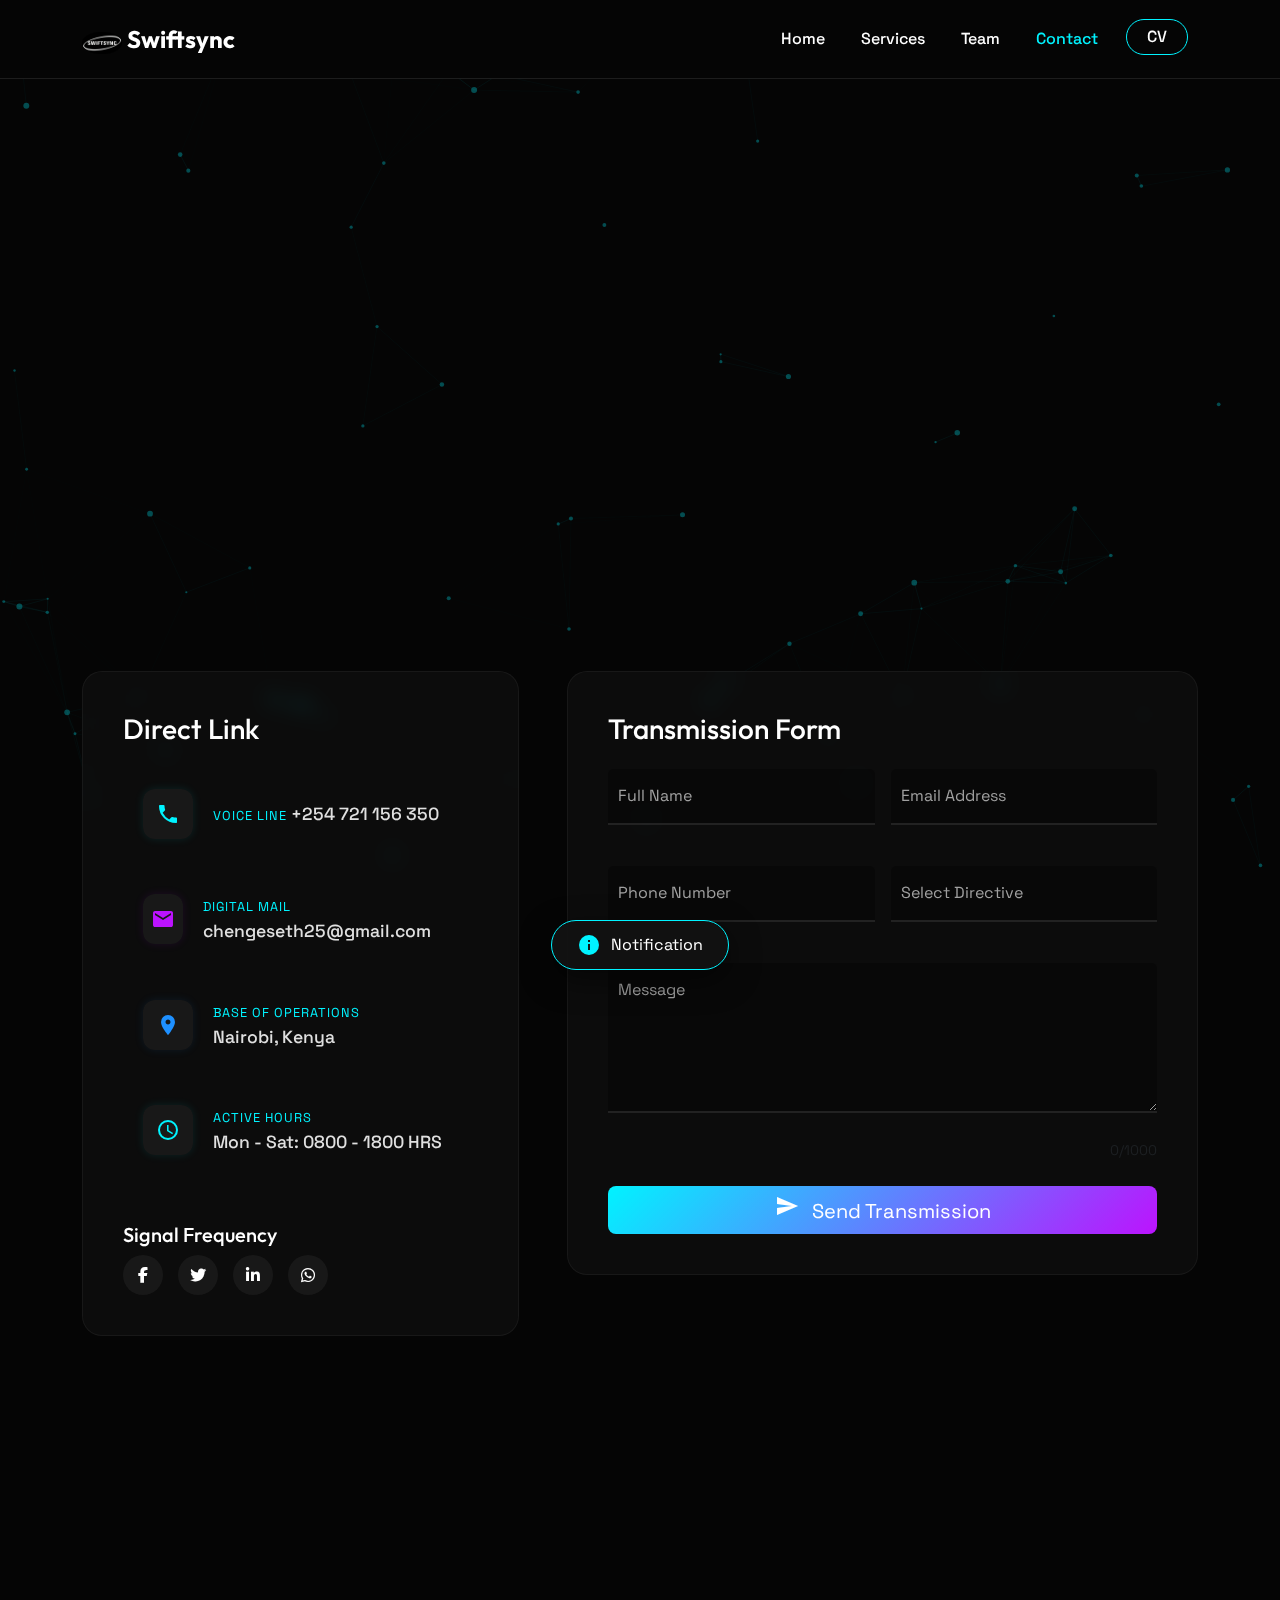
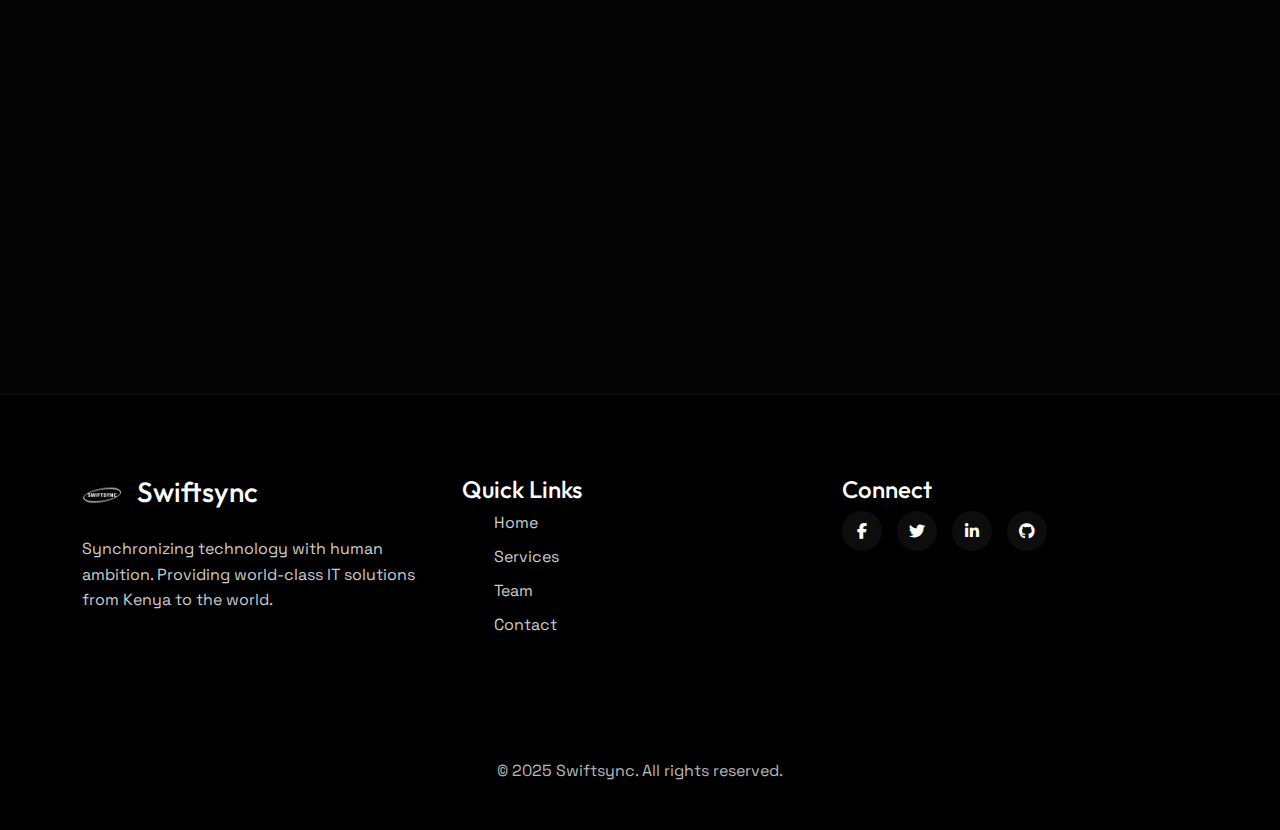
<file: contact.html>
<!DOCTYPE html>
<html lang="en">
<head>
    <meta charset="UTF-8">
    <meta name="viewport" content="width=device-width, initial-scale=1.0">
    <meta name="description" content="Contact Swiftsync - Initiate communication for IT support, project inquiries, and consultations.">
    <meta name="theme-color" content="#0a0a0a">
    
    <title>Contact | Swiftsync</title>
    
    <link rel="preconnect" href="https://fonts.googleapis.com">
    <link rel="preconnect" href="https://fonts.gstatic.com" crossorigin>
    <link href="https://fonts.googleapis.com/css2?family=Outfit:wght@300;400;500;700;800&family=Space+Grotesk:wght@300;400;600&display=swap" rel="stylesheet">
    <link href="https://fonts.googleapis.com/icon?family=Material+Icons" rel="stylesheet">
    <link rel="stylesheet" href="https://cdnjs.cloudflare.com/ajax/libs/font-awesome/6.4.0/css/all.min.css">
    
    <link href="https://cdn.jsdelivr.net/npm/bootstrap@5.3.0/dist/css/bootstrap.min.css" rel="stylesheet">
    <link rel="stylesheet" href="contact.css">
    <link rel="icon" type="image/x-icon" href="favicon.ico">
    <link rel="icon" type="image/png" sizes="192x192" href="android-chrome-192x192.png">
<link rel="icon" type="image/png" sizes="512x512" href="android-chrome-512x512.png">
</head>
<body class="dark-theme">

    <div class="loader-wrapper">
        <div class="loader-content">
            <h2 class="loader-text">ESTABLISHING UPLINK</h2>
            <div class="loader-bar"></div>
        </div>
    </div>

    <canvas id="neuron-canvas"></canvas>

    <div class="sidebar-overlay" id="sidebarOverlay"></div>

    <nav class="sidebar" id="sidebar">
        <div class="sidebar-header">
            <a class="navbar-brand" href="index.html">
                <img src="logo.jpg" alt="Swiftsync Logo" class="footer-logo">
                <span class="brand-text">Swiftsync</span>
            </a>
            <button class="sidebar-close" id="sidebarClose">
                <span class="material-icons">close</span>
            </button>
        </div>
        <ul class="sidebar-nav">
            <li class="nav-item"><a class="nav-link" href="index.html"><span class="material-icons">home</span> Home</a></li>
            <li class="nav-item"><a class="nav-link" href="services.html"><span class="material-icons">hub</span> Services</a></li>
            <li class="nav-item"><a class="nav-link" href="staff.html"><span class="material-icons">groups</span> Team</a></li>
            <li class="nav-item"><a class="nav-link active" href="contact.html"><span class="material-icons">contact_mail</span> Contact</a></li>
            <li class="nav-item"><a class="nav-link" href="cv.html"><span class="material-icons">description</span> CV</a></li>
        </ul>
    </nav>

    <nav class="navbar navbar-expand-lg fixed-top">
        <div class="container">
            <button class="navbar-toggler sidebar-toggle" type="button" id="sidebarToggle">
                <span class="material-icons">menu</span>
            </button>
            
            <a class="navbar-brand" href="index.html">
                <img src="logo.jpg" alt="Swiftsync Logo" class="footer-logo">
                <span class="brand-text">Swiftsync</span>
            </a>
            
            <div class="collapse navbar-collapse" id="navbarNav">
                <ul class="navbar-nav ms-auto">
                    <li class="nav-item"><a class="nav-link" href="index.html">Home</a></li>
                    <li class="nav-item"><a class="nav-link" href="services.html">Services</a></li>
                    <li class="nav-item"><a class="nav-link" href="staff.html">Team</a></li>
                    <li class="nav-item"><a class="nav-link active" href="contact.html">Contact</a></li>
                    <li class="nav-item"><a class="nav-link btn-glow" href="cv.html">CV</a></li>
                </ul>
            </div>
        </div>
    </nav>

    <section class="contact-hero">
        <div class="container">
            <div class="row align-items-center">
                <div class="col-lg-6 hero-text fade-in-up">
                    <span class="section-tag">Communication Channel</span>
                    <h1 class="display-3 fw-bold mb-4">
                        Initiate <br>
                        <span class="text-gradient">Communication</span>
                    </h1>
                    <p class="lead text-visible">
                        Ready to synchronize your systems? Our team is on standby to deploy solutions tailored to your infrastructure.
                    </p>
                </div>
                <div class="col-lg-6 hero-visual text-center fade-in-up delay-200">
                    <div class="radar-container">
                        <div class="radar-sweep"></div>
                        <div class="radar-dot dot-1"></div>
                        <div class="radar-dot dot-2"></div>
                        <i class="material-icons radar-icon">satellite_alt</i>
                    </div>
                </div>
            </div>
        </div>
    </section>

    <section class="contact-interface section-padding">
        <div class="container">
            <div class="row g-5">
                
                <div class="col-lg-5 scroll-reveal">
                    <div class="info-panel glass-card">
                        <div class="card-glow"></div>
                        <h3 class="mb-4">Direct Link</h3>
                        
                        <div class="contact-item">
                            <div class="icon-box cyan">
                                <span class="material-icons">call</span>
                            </div>
                            <div class="details">
                                <span>Voice Line</span>
                                <a href="tel:+254721156350">+254 721 156 350</a>
                            </div>
                        </div>

                        <div class="contact-item">
                            <div class="icon-box purple">
                                <span class="material-icons">email</span>
                            </div>
                            <div class="details">
                                <span>Digital Mail</span>
                                <a href="mailto:chengeseth25@gmail.com">chengeseth25@gmail.com</a>
                            </div>
                        </div>

                        <div class="contact-item">
                            <div class="icon-box blue">
                                <span class="material-icons">place</span>
                            </div>
                            <div class="details">
                                <span>Base of Operations</span>
                                <p>Nairobi, Kenya</p>
                            </div>
                        </div>

                        <div class="contact-item">
                            <div class="icon-box cyan">
                                <span class="material-icons">schedule</span>
                            </div>
                            <div class="details">
                                <span>Active Hours</span>
                                <p>Mon - Sat: 0800 - 1800 HRS</p>
                            </div>
                        </div>

                        <div class="social-connect mt-5">
                            <h5>Signal Frequency</h5>
                            <div class="social-icons">
                                <a href="https://www.facebook.com/share/17JafkpZ9f/" class="social-icon" target="_blank" aria-label="Facebook"><i class="fab fa-facebook-f"></i></a>
                                <a href="#" class="social-icon coming-soon" aria-label="Twitter"><i class="fab fa-twitter"></i></a>
                                <a href="#" class="social-icon coming-soon" aria-label="LinkedIn"><i class="fab fa-linkedin-in"></i></a>
                                <a href="https://wa.me/254721156350?text=Hello%20Swiftsync,%20I%20would%20like%20to%20inquire%20about%20your%20services." class="social-icon" target="_blank" aria-label="WhatsApp"><i class="fab fa-whatsapp"></i></a>
                            </div>
                        </div>
                    </div>
                </div>

                <div class="col-lg-7 scroll-reveal delay-100">
                    <div class="form-wrapper glass-card">
                        <div class="card-glow"></div>
                        <h3 class="mb-4">Transmission Form</h3>
                        <form id="contactForm">
                            <div class="row g-3">
                                <div class="col-md-6">
                                    <div class="form-group">
                                        <input type="text" class="form-control" id="name" required placeholder=" ">
                                        <label for="name">Full Name</label>
                                        <span class="focus-border"></span>
                                    </div>
                                </div>
                                <div class="col-md-6">
                                    <div class="form-group">
                                        <input type="email" class="form-control" id="email" required placeholder=" ">
                                        <label for="email">Email Address</label>
                                        <span class="focus-border"></span>
                                    </div>
                                </div>
                                <div class="col-md-6">
                                    <div class="form-group">
                                        <input type="tel" class="form-control" id="phone" placeholder=" ">
                                        <label for="phone">Phone Number</label>
                                        <span class="focus-border"></span>
                                    </div>
                                </div>
                                <div class="col-md-6">
                                    <div class="form-group">
                                        <select class="form-select" id="service" required>
                                            <option value="" selected disabled>Select Directive</option>
                                            <option value="OS Installation">OS Installation (Kali, Windows, Mac OS)</option>
                                            <option value="Consultation">Consultation</option>
                                            <option value="System Troubleshooting">System Troubleshooting</option>
                                            <option value="Cybersecurity">Cybersecurity Audit</option>
                                            <option value="Cloud Setup">Cloud Integration</option>
                                            <option value="Data Recovery">Data Recovery</option>
                                        </select>
                                        <span class="focus-border"></span>
                                    </div>
                                </div>
                                <div class="col-12">
                                    <div class="form-group">
                                        <textarea class="form-control" id="message" style="height: 150px" required placeholder=" "></textarea>
                                        <label for="message">Message</label>
                                        <span class="focus-border"></span>
                                    </div>
                                    <div class="char-count text-end text-muted mt-1"><small>0/1000</small></div>
                                </div>
                                <div class="col-12 mt-4">
                                    <button type="submit" class="btn btn-primary btn-lg w-100 glow-effect">
                                        <span class="material-icons me-2">send</span> Send Transmission
                                    </button>
                                </div>
                            </div>
                        </form>
                        <div id="formMessage" class="form-alert mt-3"></div>
                    </div>
                </div>

            </div>
        </div>
    </section>

    <section class="support-section section-padding">
        <div class="container">
            <div class="text-center mb-5 scroll-reveal">
                <h2 class="section-title">Support <span class="text-gradient">Protocol</span></h2>
                <p class="text-visible">Fuel the development of future technologies.</p>
            </div>

            <div class="row justify-content-center g-4">
                <div class="col-md-5 scroll-reveal delay-100">
                    <div class="payment-card glass-card">
                        <div class="card-glow"></div>
                        <div class="payment-header">
                            <img src="Skrill.png" alt="Skrill" class="payment-logo">
                            <h4>Skrill Transfer</h4>
                        </div>
                        <div class="copy-box">
                            <input type="text" value="nyongesaseth25@gmail.com" readonly id="skrill-input">
                            <button class="btn-copy" data-target="skrill-input">
                                <span class="material-icons">content_copy</span>
                            </button>
                        </div>
                    </div>
                </div>

                <div class="col-md-5 scroll-reveal delay-200">
                    <div class="payment-card glass-card">
                        <div class="card-glow"></div>
                        <div class="payment-header">
                            <img src="neteller.jpg" alt="Neteller" class="payment-logo">
                            <h4>Neteller Transfer</h4>
                        </div>
                        <div class="copy-box">
                            <input type="text" value="nyongesaseth25@gmail.com" readonly id="neteller-input">
                            <button class="btn-copy" data-target="neteller-input">
                                <span class="material-icons">content_copy</span>
                            </button>
                        </div>
                    </div>
                </div>
            </div>
        </div>
    </section>

    <footer class="footer">
        <div class="container">
            <div class="row">
                <div class="col-lg-4 mb-4">
                    <div class="footer-brand">
                        <img src="logo.jpg" alt="Logo" class="footer-logo">
                        <h3>Swiftsync</h3>
                    </div>
                    <p class="footer-text">Synchronizing technology with human ambition. Providing world-class IT solutions from Kenya to the world.</p>
                </div>
                <div class="col-lg-4 mb-4">
                    <h4>Quick Links</h4>
                    <ul class="footer-links">
                        <li><a href="index.html">Home</a></li>
                        <li><a href="services.html">Services</a></li>
                        <li><a href="staff.html">Team</a></li>
                        <li><a href="contact.html">Contact</a></li>
                    </ul>
                </div>
                <div class="col-lg-4 mb-4">
                    <h4>Connect</h4>
                    <div class="social-icons">
                        <a href="https://www.facebook.com/share/17JafkpZ9f/" class="social-icon" target="_blank" aria-label="Facebook"><i class="fab fa-facebook-f"></i></a>
                        <a href="#" class="social-icon coming-soon" aria-label="Twitter"><i class="fab fa-twitter"></i></a>
                        <a href="#" class="social-icon coming-soon" aria-label="LinkedIn"><i class="fab fa-linkedin-in"></i></a>
                        <a href="https://github.com/sethchenge" class="social-icon" target="_blank" aria-label="GitHub"><i class="fab fa-github"></i></a>
                    </div>
                </div>
            </div>
            <hr class="footer-divider">
            <div class="text-center copyright">
                <p class="footer-text-bright">&copy; 2025 Swiftsync. All rights reserved.</p>
            </div>
        </div>
    </footer>
    <div id="toast-notification" class="toast-notification">
        <span class="material-icons">info</span>
        <span id="toast-message">Notification</span>
    </div>
    <script src="https://cdn.jsdelivr.net/npm/bootstrap@5.3.0/dist/js/bootstrap.bundle.min.js"></script>
    <script src="contact.js"></script>
</body>
</html>
</file>
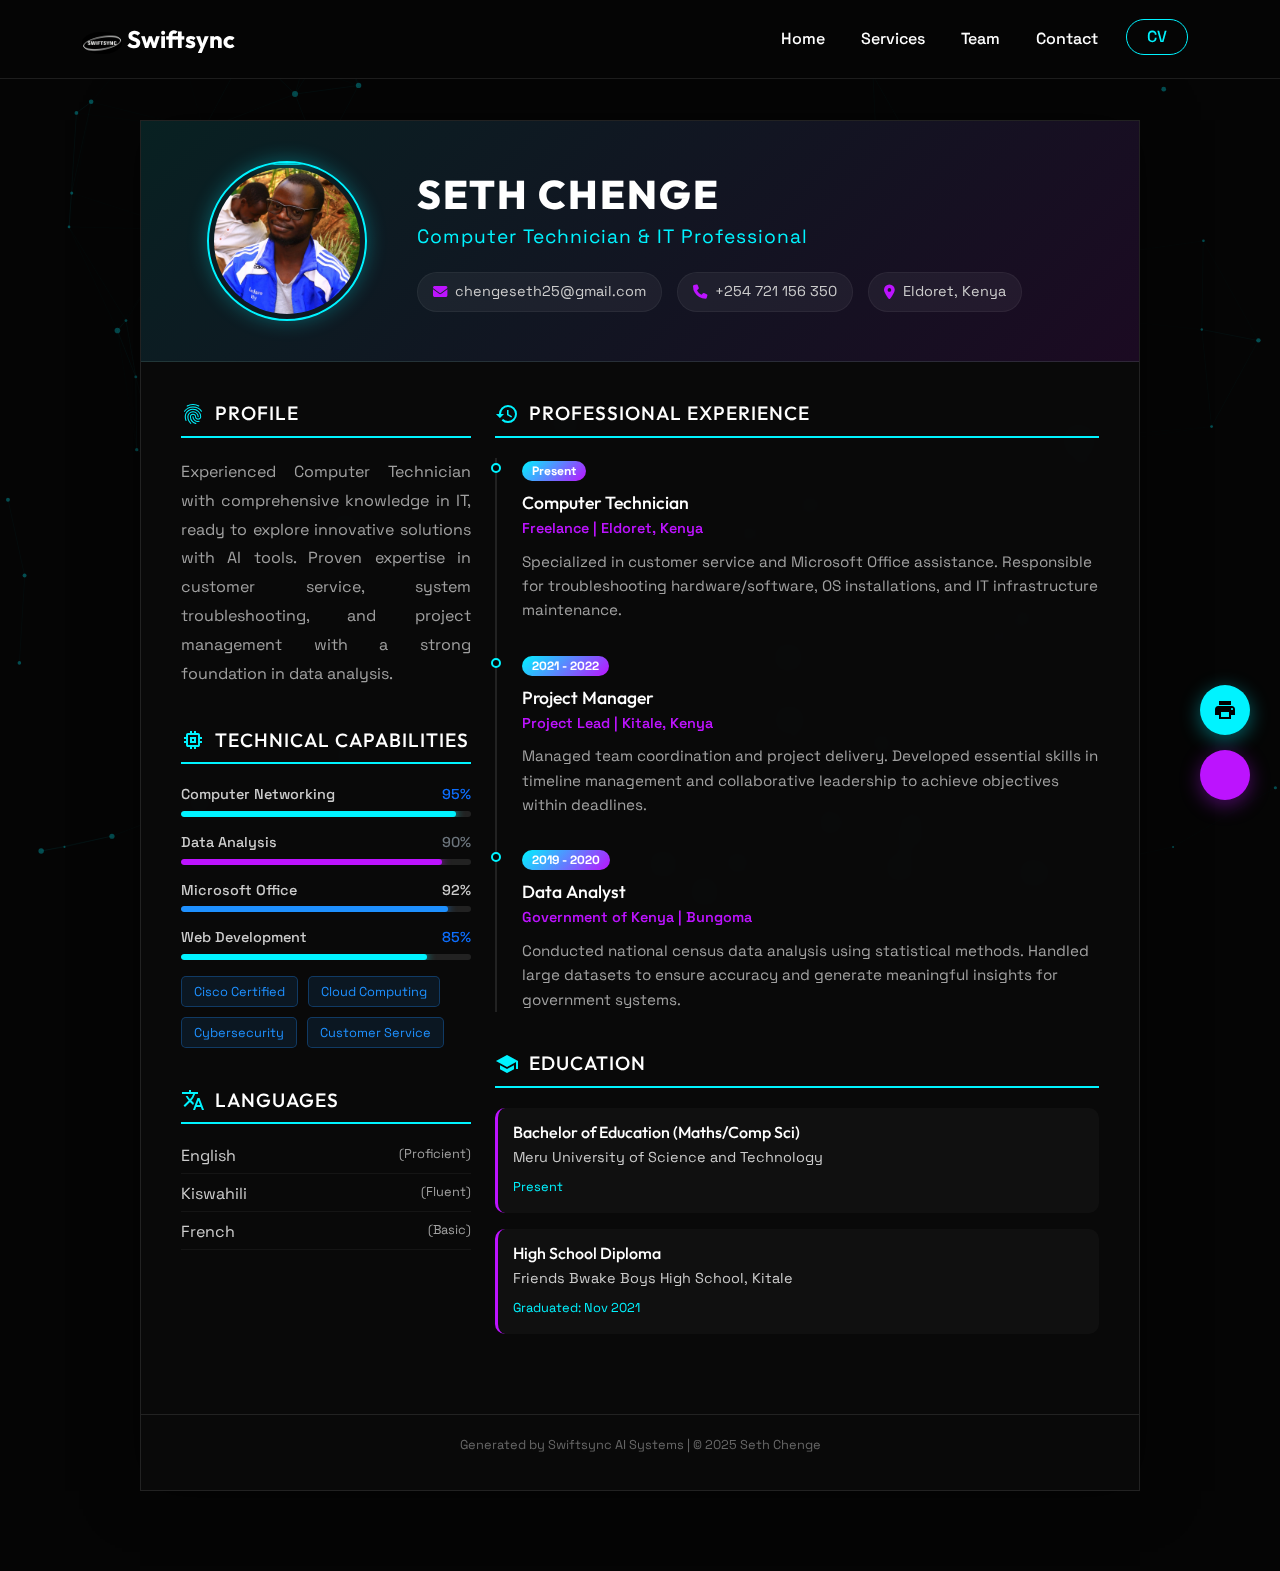
<file: cv.html>
<!DOCTYPE html>
<html lang="en">
<head>
    <meta charset="UTF-8">
    <meta name="viewport" content="width=device-width, initial-scale=1.0">
    <meta name="description" content="Seth Chenge - Professional CV. Computer Technician & IT Professional. View qualifications, experience, and certifications.">
    <meta name="theme-color" content="#0a0a0a">
    
    <title>Digital Resume | Swiftsync</title>
    
    <link rel="preconnect" href="https://fonts.googleapis.com">
    <link rel="preconnect" href="https://fonts.gstatic.com" crossorigin>
    <link href="https://fonts.googleapis.com/css2?family=Outfit:wght@300;400;500;700;800&family=Space+Grotesk:wght@300;400;600&display=swap" rel="stylesheet">
    <link href="https://fonts.googleapis.com/icon?family=Material+Icons" rel="stylesheet">
    <link rel="stylesheet" href="https://cdnjs.cloudflare.com/ajax/libs/font-awesome/6.4.0/css/all.min.css">
    
    <link href="https://cdn.jsdelivr.net/npm/bootstrap@5.3.0/dist/css/bootstrap.min.css" rel="stylesheet">
    <link rel="stylesheet" href="cv.css">
    <link rel="icon" type="image/x-icon" href="favicon.ico">
    <link rel="icon" type="image/png" sizes="192x192" href="android-chrome-192x192.png">
<link rel="icon" type="image/png" sizes="512x512" href="android-chrome-512x512.png">
</head>
<body class="dark-theme">

    <div class="loader-wrapper">
        <div class="loader-content">
            <h2 class="loader-text">LOADING DOSSIER</h2>
            <div class="loader-bar"></div>
        </div>
    </div>

    <canvas id="neuron-canvas"></canvas>

    <div class="sidebar-overlay" id="sidebarOverlay"></div>

    <nav class="sidebar" id="sidebar">
        <div class="sidebar-header">
            <a class="navbar-brand" href="index.html">
                <img src="logo.jpg" alt="Swiftsync Logo" class="footer-logo">
                <span class="brand-text">Swiftsync</span>
            </a>
            <button class="sidebar-close" id="sidebarClose">
                <span class="material-icons">close</span>
            </button>
        </div>
        <ul class="sidebar-nav">
            <li class="nav-item"><a class="nav-link" href="index.html"><span class="material-icons">home</span> Home</a></li>
            <li class="nav-item"><a class="nav-link" href="services.html"><span class="material-icons">hub</span> Services</a></li>
            <li class="nav-item"><a class="nav-link" href="staff.html"><span class="material-icons">groups</span> Team</a></li>
            <li class="nav-item"><a class="nav-link" href="contact.html"><span class="material-icons">contact_mail</span> Contact</a></li>
            <li class="nav-item"><a class="nav-link active" href="cv.html"><span class="material-icons">description</span> CV</a></li>
        </ul>
    </nav>

    <nav class="navbar navbar-expand-lg fixed-top">
        <div class="container">
            <button class="navbar-toggler sidebar-toggle" type="button" id="sidebarToggle">
                <span class="material-icons">menu</span>
            </button>
            
            <a class="navbar-brand" href="index.html">
                <img src="logo.jpg" alt="Swiftsync Logo" class="footer-logo">
                <span class="brand-text">Swiftsync</span>
            </a>
            
            <div class="collapse navbar-collapse" id="navbarNav">
                <ul class="navbar-nav ms-auto">
                    <li class="nav-item"><a class="nav-link" href="index.html">Home</a></li>
                    <li class="nav-item"><a class="nav-link" href="services.html">Services</a></li>
                    <li class="nav-item"><a class="nav-link" href="staff.html">Team</a></li>
                    <li class="nav-item"><a class="nav-link" href="contact.html">Contact</a></li>
                    <li class="nav-item"><a class="nav-link active btn-glow" href="cv.html">CV</a></li>
                </ul>
            </div>
        </div>
    </nav>

    <div class="cv-wrapper">
        <div class="container">
            
            <div class="cv-card glass-card" id="printable-area">
                <header class="cv-header">
                    <div class="row align-items-center">
                        <div class="col-md-3 text-center text-md-start">
                            <div class="profile-frame">
                                <img src="ICT teacher.jpg" alt="Seth Chenge" class="profile-img">
                                <div class="scan-line"></div>
                            </div>
                        </div>
                        <div class="col-md-9 text-center text-md-start">
                            <h1 class="name">SETH CHENGE</h1>
                            <p class="role-title">Computer Technician & IT Professional</p>
                            
                            <div class="contact-grid">
                                <div class="contact-pill">
                                    <i class="fas fa-envelope"></i> chengeseth25@gmail.com
                                </div>
                                <div class="contact-pill">
                                    <i class="fas fa-phone"></i> +254 721 156 350
                                </div>
                                <div class="contact-pill">
                                    <i class="fas fa-map-marker-alt"></i> Eldoret, Kenya
                                </div>
                            </div>
                        </div>
                    </div>
                </header>

                <div class="cv-body">
                    <div class="row">
                        <div class="col-lg-4 cv-sidebar-col">
                            
                            <section class="cv-section">
                                <h3 class="cv-heading"><i class="material-icons">fingerprint</i> Profile</h3>
                                <p class="summary-text">
                                    Experienced Computer Technician with comprehensive knowledge in IT, ready to explore innovative solutions with AI tools. Proven expertise in customer service, system troubleshooting, and project management with a strong foundation in data analysis.
                                </p>
                            </section>

                            <section class="cv-section">
                                <h3 class="cv-heading"><i class="material-icons">memory</i> Technical Capabilities</h3>
                                <div class="skill-list">
                                    <div class="skill-item">
                                        <div class="d-flex justify-content-between">
                                            <span>Computer Networking</span>
                                            <span class="text-primary">95%</span>
                                        </div>
                                        <div class="progress"><div class="progress-bar" style="width: 95%"></div></div>
                                    </div>
                                    <div class="skill-item">
                                        <div class="d-flex justify-content-between">
                                            <span>Data Analysis</span>
                                            <span class="text-secondary">90%</span>
                                        </div>
                                        <div class="progress"><div class="progress-bar sec" style="width: 90%"></div></div>
                                    </div>
                                    <div class="skill-item">
                                        <div class="d-flex justify-content-between">
                                            <span>Microsoft Office</span>
                                            <span class="text-accent">92%</span>
                                        </div>
                                        <div class="progress"><div class="progress-bar acc" style="width: 92%"></div></div>
                                    </div>
                                    <div class="skill-item">
                                        <div class="d-flex justify-content-between">
                                            <span>Web Development</span>
                                            <span class="text-primary">85%</span>
                                        </div>
                                        <div class="progress"><div class="progress-bar" style="width: 85%"></div></div>
                                    </div>
                                </div>
                                <div class="badges-grid mt-3">
                                    <span class="tech-badge">Cisco Certified</span>
                                    <span class="tech-badge">Cloud Computing</span>
                                    <span class="tech-badge">Cybersecurity</span>
                                    <span class="tech-badge">Customer Service</span>
                                </div>
                            </section>

                            <section class="cv-section">
                                <h3 class="cv-heading"><i class="material-icons">translate</i> Languages</h3>
                                <ul class="lang-list">
                                    <li>English <span>(Proficient)</span></li>
                                    <li>Kiswahili <span>(Fluent)</span></li>
                                    <li>French <span>(Basic)</span></li>
                                </ul>
                            </section>
                        </div>

                        <div class="col-lg-8 cv-main-col">
                            
                            <section class="cv-section">
                                <h3 class="cv-heading"><i class="material-icons">history</i> Professional Experience</h3>
                                <div class="timeline">
                                    
                                    <div class="timeline-item">
                                        <span class="date-badge">Present</span>
                                        <h4>Computer Technician</h4>
                                        <span class="company">Freelance | Eldoret, Kenya</span>
                                        <p>Specialized in customer service and Microsoft Office assistance. Responsible for troubleshooting hardware/software, OS installations, and IT infrastructure maintenance.</p>
                                    </div>

                                    <div class="timeline-item">
                                        <span class="date-badge">2021 - 2022</span>
                                        <h4>Project Manager</h4>
                                        <span class="company">Project Lead | Kitale, Kenya</span>
                                        <p>Managed team coordination and project delivery. Developed essential skills in timeline management and collaborative leadership to achieve objectives within deadlines.</p>
                                    </div>

                                    <div class="timeline-item">
                                        <span class="date-badge">2019 - 2020</span>
                                        <h4>Data Analyst</h4>
                                        <span class="company">Government of Kenya | Bungoma</span>
                                        <p>Conducted national census data analysis using statistical methods. Handled large datasets to ensure accuracy and generate meaningful insights for government systems.</p>
                                    </div>

                                </div>
                            </section>

                            <section class="cv-section">
                                <h3 class="cv-heading"><i class="material-icons">school</i> Education</h3>
                                <div class="edu-card">
                                    <h4>Bachelor of Education (Maths/Comp Sci)</h4>
                                    <p class="school">Meru University of Science and Technology</p>
                                    <span class="edu-date">Present</span>
                                </div>
                                <div class="edu-card mt-3">
                                    <h4>High School Diploma</h4>
                                    <p class="school">Friends Bwake Boys High School, Kitale</p>
                                    <span class="edu-date">Graduated: Nov 2021</span>
                                </div>
                            </section>

                        </div>
                    </div>
                </div>

                <footer class="cv-footer text-center">
                    <p>Generated by Swiftsync AI Systems | &copy; 2025 Seth Chenge</p>
                </footer>
            </div>

        </div>
    </div>

    <div class="fab-container">
        <button class="fab-btn" onclick="window.print()" title="Print / Save PDF">
            <i class="material-icons">print</i>
        </button>
        <button class="fab-btn secondary" id="downloadBtn" title="Download CV">
            <i class="material-icons">download</i>
        </button>
    </div>
    <script src="https://cdn.jsdelivr.net/npm/bootstrap@5.3.0/dist/js/bootstrap.bundle.min.js"></script>
    <script src="cv.js"></script>
</body>
</html>
</file>
<file: contact.css>
/* Import core variables */
@import url('styles.css'); 

/* ===== UTILITIES & ANIMATIONS ===== */
.section-padding { padding: 100px 0; }
.text-visible { color: #e0e0e0; line-height: 1.8; }

@keyframes fadeUp {
    from { opacity: 0; transform: translateY(40px); }
    to { opacity: 1; transform: translateY(0); }
}

.fade-in-up {
    animation: fadeUp 1s cubic-bezier(0.2, 0.8, 0.2, 1) forwards;
    opacity: 0; 
}

.scroll-reveal {
    opacity: 0;
    transform: translateY(40px);
    transition: opacity 0.8s ease-out, transform 0.8s ease-out;
}
.scroll-reveal.active { opacity: 1; transform: translateY(0); }

.delay-100 { transition-delay: 0.1s; animation-delay: 0.1s; }
.delay-200 { transition-delay: 0.2s; animation-delay: 0.2s; }

/* ===== CONTACT HERO ===== */
.contact-hero {
    padding: 150px 0 80px;
    position: relative;
    overflow: hidden;
}

.section-tag {
    color: var(--primary);
    font-family: var(--font-body);
    font-weight: 600;
    text-transform: uppercase;
    letter-spacing: 2px;
    margin-bottom: 15px;
    display: inline-block;
}

/* Radar Animation */
.radar-container {
    position: relative;
    width: 250px;
    height: 250px;
    margin: 0 auto;
    border: 2px solid rgba(0, 243, 255, 0.1);
    border-radius: 50%;
    display: flex;
    align-items: center;
    justify-content: center;
    background: radial-gradient(circle, rgba(0,243,255,0.05) 0%, transparent 70%);
}

.radar-container::after {
    content: ''; position: absolute; width: 70%; height: 70%;
    border: 1px dashed rgba(0, 243, 255, 0.2); border-radius: 50%;
}

.radar-icon { font-size: 60px; color: var(--primary); z-index: 2; }

.radar-sweep {
    position: absolute; width: 100%; height: 100%;
    border-radius: 50%;
    background: conic-gradient(transparent 270deg, rgba(0, 243, 255, 0.2));
    animation: radarSpin 4s linear infinite;
}

.radar-dot {
    position: absolute; width: 8px; height: 8px;
    background: var(--secondary); border-radius: 50%;
    box-shadow: 0 0 10px var(--secondary);
    opacity: 0;
}

.dot-1 { top: 20%; right: 20%; animation: dotPulse 3s infinite 1s; }
.dot-2 { bottom: 30%; left: 25%; animation: dotPulse 3s infinite 2s; }

@keyframes radarSpin { 100% { transform: rotate(360deg); } }
@keyframes dotPulse { 
    0% { opacity: 0; transform: scale(0.5); } 
    50% { opacity: 1; transform: scale(1.2); }
    100% { opacity: 0; transform: scale(0.5); }
}

/* ===== CONTACT INFO PANEL ===== */
.info-panel { padding: 40px; height: 100%; border-radius: 20px; border: 1px solid rgba(255,255,255,0.05); }

.contact-item {
    display: flex; align-items: center; gap: 20px;
    padding: 20px; margin-bottom: 15px;
    border-radius: 15px;
    transition: background 0.3s;
}
.contact-item:hover { background: rgba(255,255,255,0.03); }

.icon-box {
    width: 50px; height: 50px; border-radius: 12px;
    display: flex; align-items: center; justify-content: center;
    background: rgba(255,255,255,0.05);
}
.icon-box.cyan { color: var(--primary); box-shadow: 0 0 10px rgba(0, 243, 255, 0.1); }
.icon-box.purple { color: var(--secondary); box-shadow: 0 0 10px rgba(188, 19, 254, 0.1); }
.icon-box.blue { color: var(--accent); box-shadow: 0 0 10px rgba(30, 144, 255, 0.1); }

.details span { font-size: 0.8rem; color: var(--primary); text-transform: uppercase; letter-spacing: 1px; }
.details p, .details a { margin: 0; font-size: 1.1rem; color: #e0e0e0; text-decoration: none; font-weight: 500; }
.details a:hover { color: var(--primary); }

/* ===== CONTACT FORM ===== */
.form-wrapper { padding: 40px; border-radius: 20px; border: 1px solid rgba(255,255,255,0.05); }

.form-group { position: relative; margin-bottom: 25px; }

.form-control, .form-select {
    background: rgba(0, 0, 0, 0.3);
    border: none;
    border-bottom: 2px solid rgba(255, 255, 255, 0.1);
    border-radius: 5px 5px 0 0;
    color: #fff;
    padding: 15px 10px;
    width: 100%;
    outline: none;
    box-shadow: none;
    transition: all 0.3s;
}

.form-control:focus, .form-select:focus {
    background: rgba(0, 0, 0, 0.5);
    color: #fff;
    box-shadow: none;
}

/* Floating Label Magic */
.form-group label {
    position: absolute;
    top: 15px; left: 10px;
    color: #a0a0a0;
    transition: all 0.3s;
    pointer-events: none;
}

.form-control:focus ~ label,
.form-control:not(:placeholder-shown) ~ label {
    top: -10px;
    font-size: 0.8rem;
    color: var(--primary);
}

.focus-border {
    position: absolute; bottom: 0; left: 0; width: 0; height: 2px;
    background: var(--gradient); transition: 0.3s;
}
.form-control:focus ~ .focus-border, .form-select:focus ~ .focus-border { width: 100%; }

/* Select Hack */
.form-select { color: #a0a0a0; }
.form-select:valid { color: #fff; }
.form-select option { background: #121212; color: #fff; }

.form-alert { display: none; padding: 10px; border-radius: 5px; font-weight: 500; }
.form-alert.success { background: rgba(0, 255, 0, 0.1); color: #00ff00; border: 1px solid #00ff00; }
.form-alert.error { background: rgba(255, 0, 0, 0.1); color: #ff0000; border: 1px solid #ff0000; }

/* ===== PAYMENT CARDS ===== */
.payment-card {
    padding: 30px; border-radius: 20px;
    border: 1px solid rgba(255,255,255,0.05);
    background: var(--bg-card);
    transition: transform 0.3s;
}
.payment-card:hover { transform: translateY(-5px); border-color: var(--primary); }

.payment-header { display: flex; align-items: center; gap: 15px; margin-bottom: 20px; }
.payment-logo { width: 50px; height: 50px; border-radius: 50%; object-fit: cover; border: 2px solid rgba(255,255,255,0.1); }
.payment-header h4 { margin: 0; font-size: 1.2rem; }

.copy-box {
    display: flex; background: rgba(0,0,0,0.3);
    padding: 5px; border-radius: 10px; border: 1px solid rgba(255,255,255,0.1);
}
.copy-box input {
    background: transparent; border: none; color: #a0a0a0;
    width: 100%; padding: 0 10px; outline: none; font-family: monospace;
}
.btn-copy {
    background: var(--gradient); border: none; color: white;
    width: 40px; height: 40px; border-radius: 8px;
    display: flex; align-items: center; justify-content: center;
    cursor: pointer; transition: transform 0.2s;
}
.btn-copy:active { transform: scale(0.9); }

/* Footer Text Visibility */
.footer-text, .footer-links a, .footer p { color: #cccccc !important; }
.footer-text-bright { color: #ffffff !important; opacity: 0.9; }

/* Toast Notification */
.toast-notification {
    position: fixed;
    bottom: 30px;
    left: 50%;
    transform: translateX(-50%) translateY(100px);
    background: rgba(18, 18, 18, 0.95);
    border: 1px solid var(--primary);
    color: var(--text-main);
    padding: 12px 25px;
    border-radius: 30px;
    display: flex;
    align-items: center;
    gap: 10px;
    box-shadow: 0 10px 30px rgba(0,0,0,0.5);
    z-index: 10000;
    transition: transform 0.3s cubic-bezier(0.175, 0.885, 0.32, 1.275);
}

.toast-notification.show {
    transform: translateX(-50%) translateY(0);
}

.toast-notification .material-icons { color: var(--primary); }
</file>
<file: cv.css>
/* Import core variables */
@import url('styles.css'); 

/* Ensure Logo matches footer style (No Border) */
.brand-logo {
    border: none !important;
}

/* ===== CV LAYOUT ===== */
.cv-wrapper {
    padding: 120px 0 80px;
    min-height: 100vh;
}

.cv-card {
    background: rgba(10, 10, 10, 0.85); /* Slightly more opaque for readability */
    border-radius: 0;
    overflow: hidden;
    position: relative;
    max-width: 1000px;
    margin: 0 auto;
    box-shadow: 0 0 50px rgba(0,0,0,0.5);
    border: 1px solid rgba(255, 255, 255, 0.1);
}

/* Header */
.cv-header {
    background: linear-gradient(135deg, rgba(0, 243, 255, 0.1), rgba(188, 19, 254, 0.1));
    padding: 40px;
    border-bottom: 1px solid rgba(255,255,255,0.1);
    position: relative;
}

.profile-frame {
    width: 160px; height: 160px;
    border-radius: 50%;
    padding: 5px;
    border: 2px solid var(--primary);
    position: relative;
    margin: 0 auto;
    overflow: hidden;
    box-shadow: 0 0 20px rgba(0, 243, 255, 0.3);
}

.profile-img {
    width: 100%; height: 100%;
    border-radius: 50%;
    object-fit: cover;
}

/* Sci-fi Scan Line Effect */
.scan-line {
    position: absolute; top: 0; left: 0; width: 100%; height: 2px;
    background: rgba(0, 243, 255, 0.8);
    box-shadow: 0 0 10px var(--primary);
    animation: scan 3s linear infinite;
}

@keyframes scan {
    0% { top: 0; opacity: 0; }
    50% { opacity: 1; }
    100% { top: 100%; opacity: 0; }
}

.name {
    font-family: var(--font-heading);
    font-weight: 800;
    letter-spacing: 2px;
    color: var(--text-main);
    margin-bottom: 5px;
    text-transform: uppercase;
}

.role-title {
    color: var(--primary);
    font-family: var(--font-body);
    font-size: 1.2rem;
    margin-bottom: 20px;
    letter-spacing: 1px;
}

.contact-grid {
    display: flex; gap: 15px; flex-wrap: wrap;
    justify-content: center;
}

@media(min-width: 768px) {
    .contact-grid { justify-content: flex-start; }
}

.contact-pill {
    background: rgba(255,255,255,0.05);
    padding: 8px 15px;
    border-radius: 20px;
    font-size: 0.9rem;
    color: #ccc;
    display: flex; align-items: center; gap: 8px;
    border: 1px solid rgba(255,255,255,0.05);
}
.contact-pill i { color: var(--secondary); }

/* Body Content */
.cv-body { padding: 40px; }

.cv-heading {
    font-size: 1.2rem;
    color: var(--text-main);
    border-bottom: 2px solid var(--primary);
    padding-bottom: 10px;
    margin-bottom: 20px;
    display: flex; align-items: center; gap: 10px;
    text-transform: uppercase;
    letter-spacing: 1px;
}
.cv-heading i { color: var(--primary); }

.cv-section { margin-bottom: 40px; }

.summary-text { color: #a0a0a0; line-height: 1.8; text-align: justify; }

/* Skills Progress */
.skill-item { margin-bottom: 15px; }
.skill-item span { font-size: 0.9rem; color: #ccc; font-weight: 500; }
.progress { height: 6px; background: rgba(255,255,255,0.1); border-radius: 3px; margin-top: 5px; }
.progress-bar { background: var(--primary); box-shadow: 0 0 10px var(--primary); border-radius: 3px; }
.progress-bar.sec { background: var(--secondary); box-shadow: 0 0 10px var(--secondary); }
.progress-bar.acc { background: var(--accent); box-shadow: 0 0 10px var(--accent); }

.badges-grid { display: flex; flex-wrap: wrap; gap: 10px; }
.tech-badge {
    background: rgba(30, 144, 255, 0.1);
    color: var(--accent);
    padding: 5px 12px;
    border-radius: 5px;
    font-size: 0.8rem;
    border: 1px solid rgba(30, 144, 255, 0.3);
}

.lang-list { list-style: none; padding: 0; }
.lang-list li { margin-bottom: 8px; color: #ccc; border-bottom: 1px solid rgba(255,255,255,0.05); padding-bottom: 5px; }
.lang-list span { color: var(--text-muted); font-size: 0.8rem; float: right; }

/* Timeline */
.timeline { border-left: 2px solid rgba(255,255,255,0.1); padding-left: 25px; }
.timeline-item { position: relative; margin-bottom: 30px; }
.timeline-item::before {
    content: ''; position: absolute; left: -31px; top: 5px;
    width: 10px; height: 10px; border-radius: 50%;
    background: var(--bg-dark); border: 2px solid var(--primary);
}

.date-badge {
    background: var(--gradient);
    color: white; padding: 2px 10px;
    border-radius: 10px; font-size: 0.75rem; font-weight: 700;
}

.timeline-item h4 { margin: 10px 0 5px; font-size: 1.1rem; color: white; }
.timeline-item .company { display: block; color: var(--secondary); font-size: 0.9rem; margin-bottom: 10px; font-weight: 600; }
.timeline-item p { color: #a0a0a0; font-size: 0.95rem; line-height: 1.6; }

.edu-card {
    background: rgba(255,255,255,0.03);
    padding: 15px; border-radius: 10px;
    border-left: 3px solid var(--secondary);
}
.edu-card h4 { font-size: 1rem; margin-bottom: 5px; }
.edu-card .school { color: #ccc; margin-bottom: 5px; font-size: 0.9rem; }
.edu-date { color: var(--primary); font-size: 0.8rem; }

.cv-footer {
    padding: 20px;
    border-top: 1px solid rgba(255,255,255,0.1);
    color: #666; font-size: 0.8rem;
}

/* Floating Actions */
.fab-container {
    position: fixed; bottom: 100px; right: 30px;
    display: flex; flex-direction: column; gap: 15px;
    z-index: 999;
}

.fab-btn {
    width: 50px; height: 50px;
    border-radius: 50%; border: none;
    background: var(--primary); color: #000;
    box-shadow: 0 5px 20px rgba(0, 243, 255, 0.4);
    display: flex; align-items: center; justify-content: center;
    cursor: pointer; transition: transform 0.2s;
}
.fab-btn.secondary { background: var(--secondary); color: white; box-shadow: 0 5px 20px rgba(188, 19, 254, 0.4); }
.fab-btn:hover { transform: scale(1.1); }

/* ===== PRINT STYLES ===== */
@media print {
    body { background: white; color: black; }
    .loader-wrapper, #neuron-canvas, .navbar, .sidebar, .fab-container, .ai-float { display: none !important; }
    
    .cv-wrapper { padding: 0; }
    .cv-card {
        background: white; color: black;
        box-shadow: none; border: none;
        max-width: 100%;
    }
    
    .cv-header { background: #f0f0f0; border-bottom: 2px solid #333; }
    .name, .cv-heading, .timeline-item h4 { color: black !important; }
    .role-title, .cv-heading i { color: #333 !important; }
    
    .profile-frame { border-color: #333; box-shadow: none; }
    .scan-line { display: none; }
    
    .contact-pill { background: transparent; border: 1px solid #ddd; color: #333; }
    .contact-pill i { color: #333; }
    
    .summary-text, .timeline-item p, .skill-item span { color: #444; }
    
    .progress { background: #eee; }
    .progress-bar { background: #333 !important; box-shadow: none !important; }
    
    .tech-badge { border-color: #333; color: #333; background: transparent; }
    
    .timeline { border-left-color: #999; }
    .timeline-item::before { background: white; border-color: #333; }
    .date-badge { background: #333; color: white; }
    
    .edu-card { background: transparent; border: 1px solid #ddd; border-left: 3px solid #333; }
    
    .cv-footer { display: none; }
}
</file>
